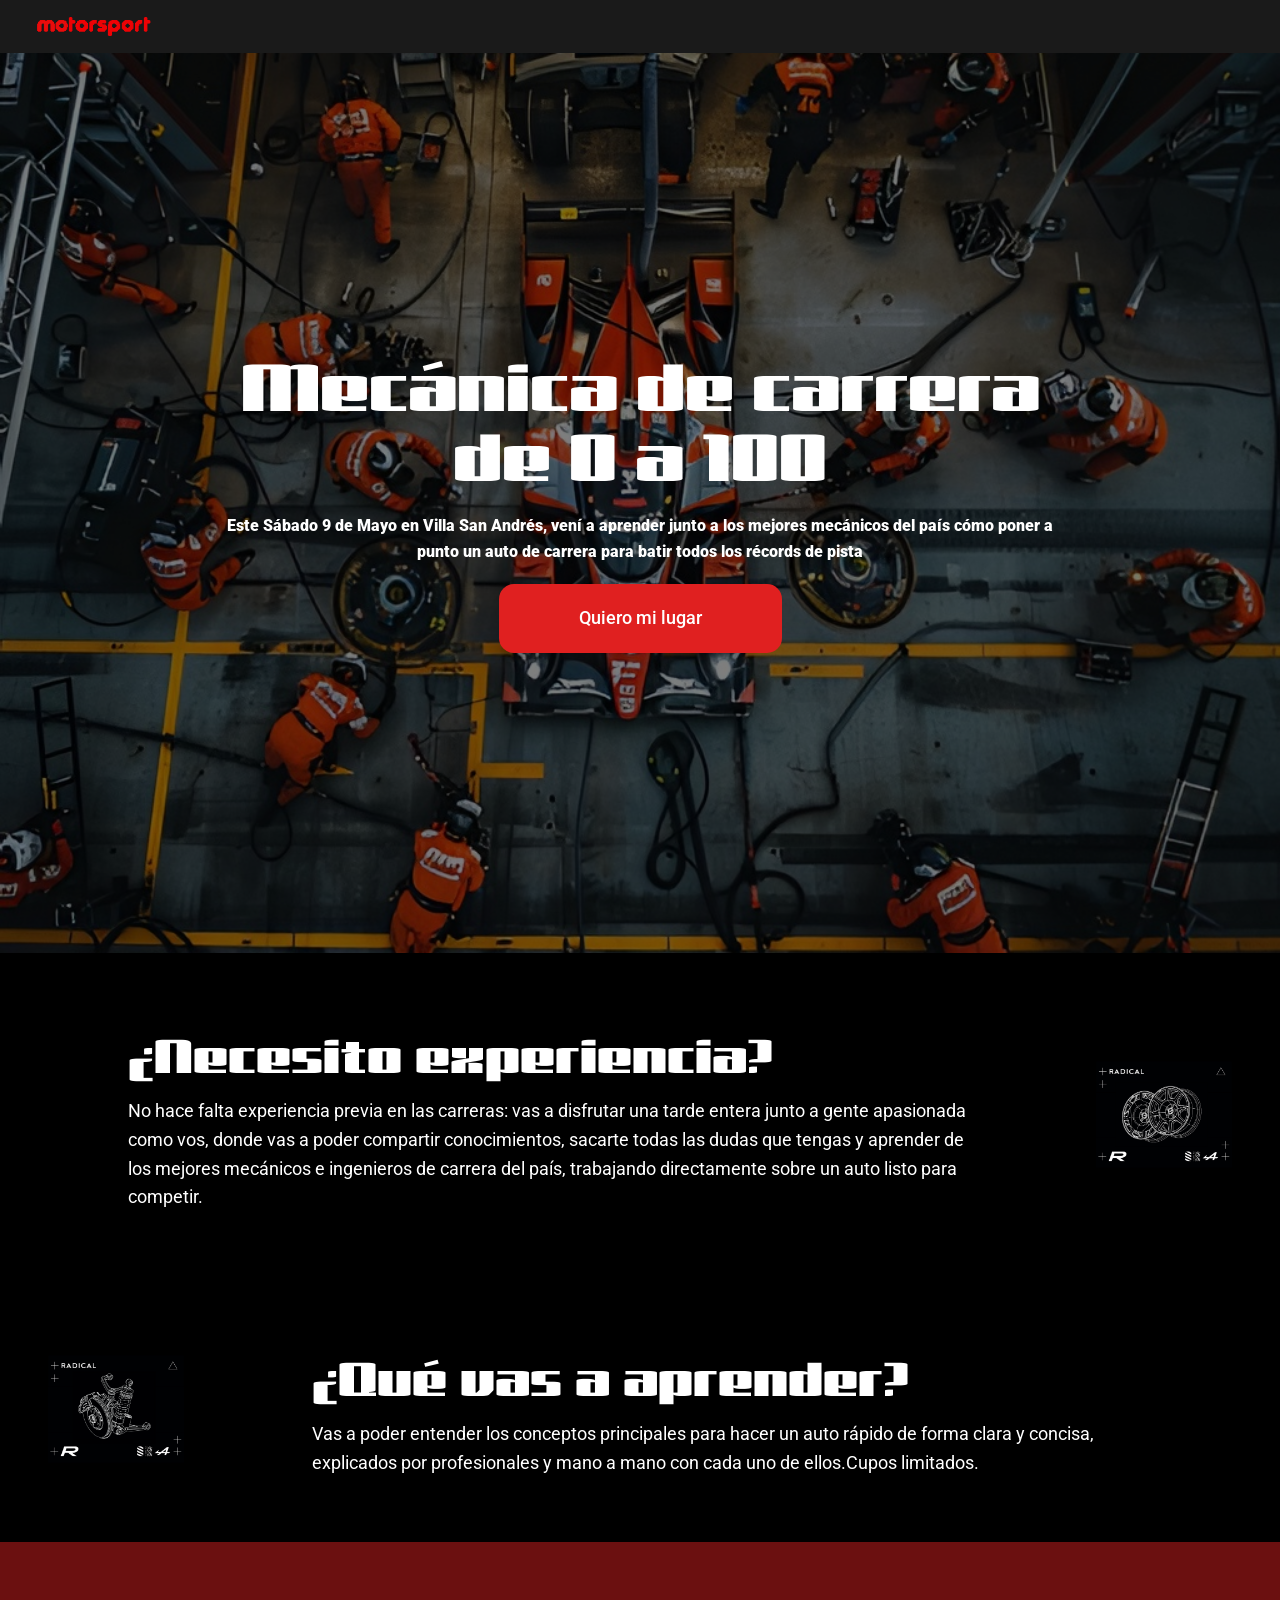
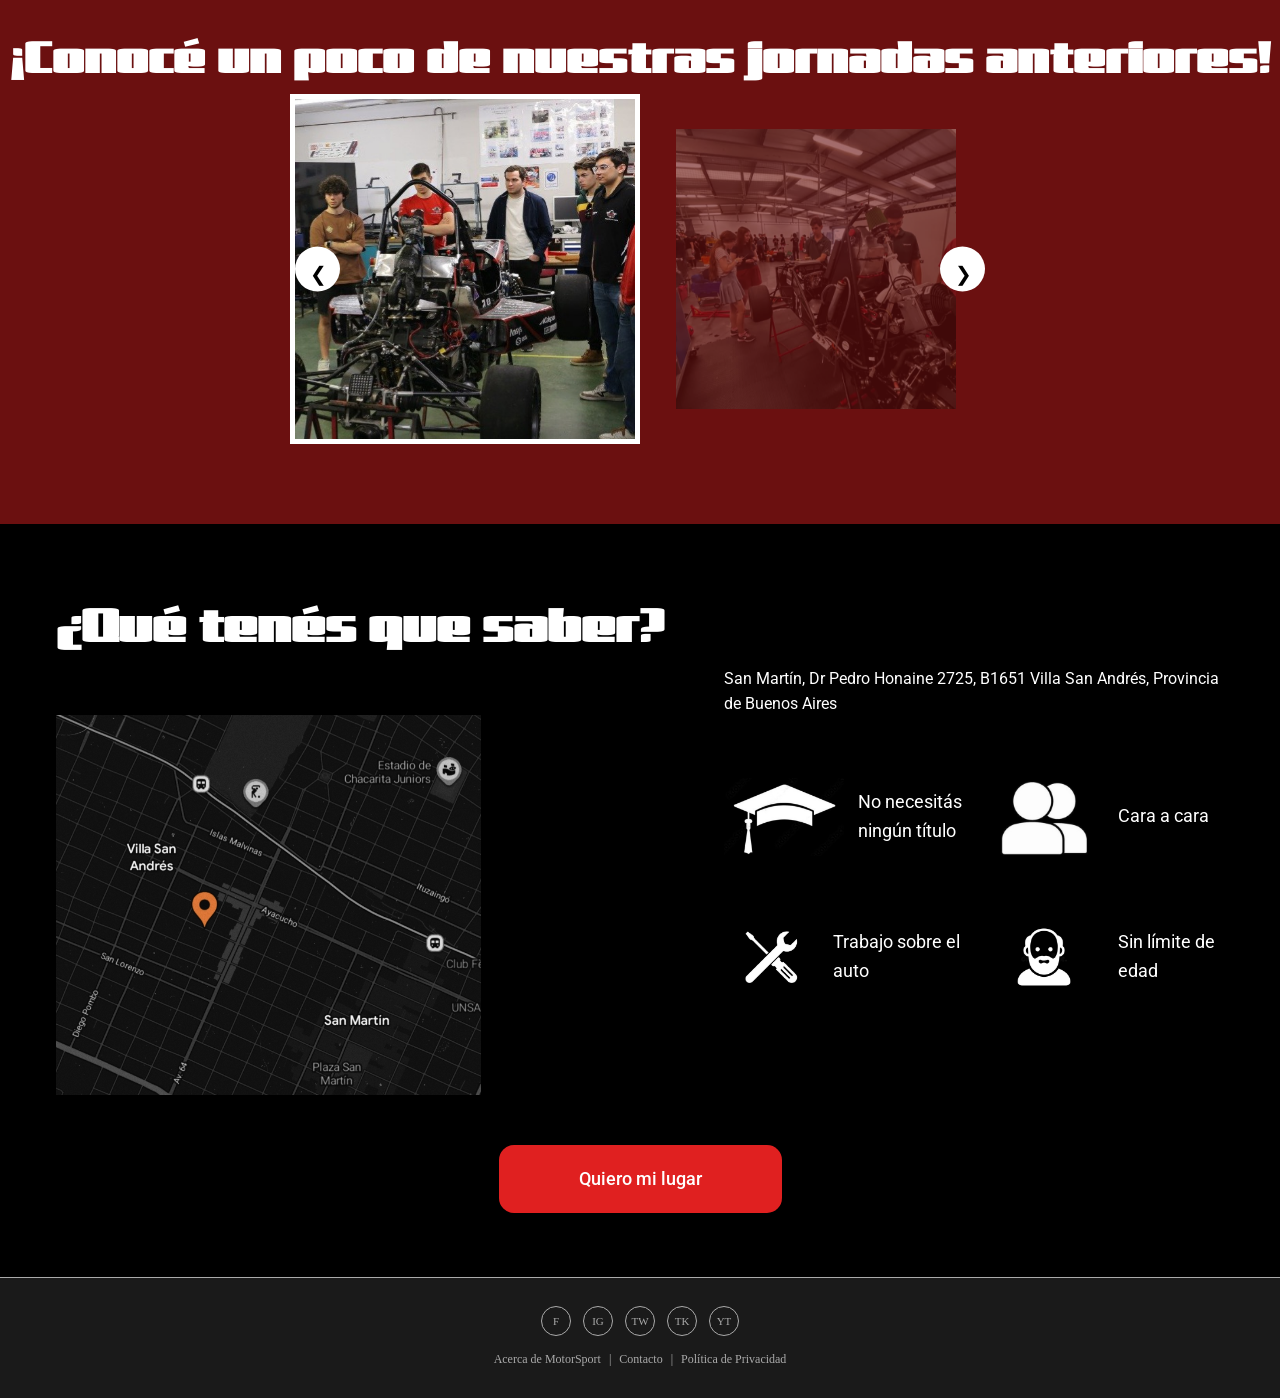
<file: index.html>
<!DOCTYPE html>
<html lang="es">

<head>
  <meta charset="UTF-8">
  <meta name="viewport" content="width=device-width, initial-scale=1.0">
  <title>Mecánica de carrera de 0 a 100</title>
  <link rel="stylesheet" href="./estilos.css">
  <link rel="preconnect" href="https://fonts.googleapis.com">
  <link rel="preconnect" href="https://fonts.gstatic.com" crossorigin>
  <link href="https://fonts.googleapis.com/css2?family=Gajraj+One&display=swap" rel="stylesheet">
  <link rel="preconnect" href="https://fonts.googleapis.com">
  <link rel="preconnect" href="https://fonts.gstatic.com" crossorigin>
  <link href="https://fonts.googleapis.com/css2?family=Roboto:ital,wght@0,100..900;1,100..900&display=swap"
    rel="stylesheet">
</head>

<body>
  <header class="header">
    <img src="imagenes/logomotorsport.png" alt="Logo Motorsport">
  </header>

  <section class="hero">
    <img src="imagenes/fondohero.jpg" alt="Pit stop de carrera" class="fondohero">

    <div class="textoshero">
      <h1>Mecánica de carrera de 0 a 100</h1>
      <p>Este Sábado 9 de Mayo en Villa San Andrés, vení a aprender junto a los mejores mecánicos del país cómo poner a
        punto un auto de carrera para batir todos los récords de pista</p>
      <a href="form.html" class="cta">Quiero mi lugar</a>
    </div>
  </section>

  <section class="columnas">
    <div class="textocolumnas">
      <h1>¿Necesito experiencia?</h1>
      <p>No hace falta experiencia previa en las carreras: vas a disfrutar una tarde entera junto a gente apasionada
        como vos, donde vas a poder compartir conocimientos, sacarte todas las dudas que tengas y aprender de los
        mejores mecánicos e ingenieros de carrera del país, trabajando directamente sobre un auto listo para competir.
      </p>
    </div>
    <div class="imagenescolumnas">
      <img src="imagenes/blueprintllanta.png" alt="Llanta de carrera">
    </div>
  </section>

  <section class="columnas columnasinv">
    <div class="textocolumnas">
      <h1>¿Qué vas a aprender?</h1>
      <p>Vas a poder entender los conceptos principales para hacer un auto rápido de forma clara y concisa, explicados
        por profesionales y mano a mano con cada uno de ellos.Cupos limitados.</p>
    </div>
    <div class="imagenescolumnas">
      <img src="imagenes/blueprintsusp.png" alt="Suspensión de carrera">
    </div>
  </section>

  <section class="fondocarrusel">
    <div class="titulocarrusel">
      <h1>¡Conocé un poco de nuestras jornadas anteriores!</h1>
    </div>
    <div class="carrusel">
      <button class="anterior">&#10094;</button>
      <div class="carrusel-imagenes">
        <img src="imagenes/carrusel1.jpg" class="slide activa">
        <img src="imagenes/carrusel2.png" class="slide">
        <img src="imagenes/carrusel3.jpeg" class="slide">
        <img src="imagenes/carrusel4.jpg" class="slide">
      </div>
      <button class="siguiente">&#10095;</button>
    </div>
  </section>
<section class="beneficios">

  <div class="beneficios-contenido">

    <div class="beneficios-mapa">
      <h2 class="titulo-seccion">¿Qué tenés que saber?</h2>
      <img src="imagenes/mapa.jpg" alt="Ubicación del evento">
    </div>

    <div class="beneficios-info">

      <p class="direccion">
        San Martín, Dr Pedro Honaine 2725, B1651 Villa San Andrés,
        Provincia de Buenos Aires
      </p>
      <ul class="grillabeneficios">
        <li>
          <img src="imagenes/iconotitulo.jpg">
          <span>No necesitás ningún título</span>
        </li>

        <li>
          <img src="imagenes/iconocaraacara.jpg">
          <span>Cara a cara</span>
        </li>

        <li>
          <img src="imagenes/iconotrabajo.jpg">
          <span>Trabajo sobre el auto</span>
        </li>

        <li>
          <img src="imagenes/iconoedad.jpg">
          <span>Sin límite de edad</span>
        </li>
      </ul>

    </div>

  </div>

  <a href="form.html" class="cta">Quiero mi lugar</a>

</section>

  <footer class="footer">
    <div class="redes">
      <a href="https://www.facebook.com/motorsportcom.latinoamerica">F</a>
      <a href="https://www.instagram.com/motorsport.com_lat">IG</a>
      <a href="https://x.com/Motorsport_lat">TW</a>
      <a href="https://www.tiktok.com/@motorsportcom?lang=es-419">TK</a>
      <a href="https://www.youtube.com/channel/UCWUWDdWfhga0ww7Jer7eLWw/featured?view_as=subscriber">YT</a>
    </div>
    <nav class="links">
      <a href="https://lat.motorsport.com/rss/">Acerca de MotorSport</a>
      <span>|</span>
      <a href="https://lat.motorsport.com/info/contact/">Contacto</a>
      <span>|</span>
      <a href="https://accounts.motorsportnetwork.com/legal/privacy-policy">Política de Privacidad</a>
    </nav>
  </footer>
  <script src="./script.js"></script>
</body>

</html>
</file>
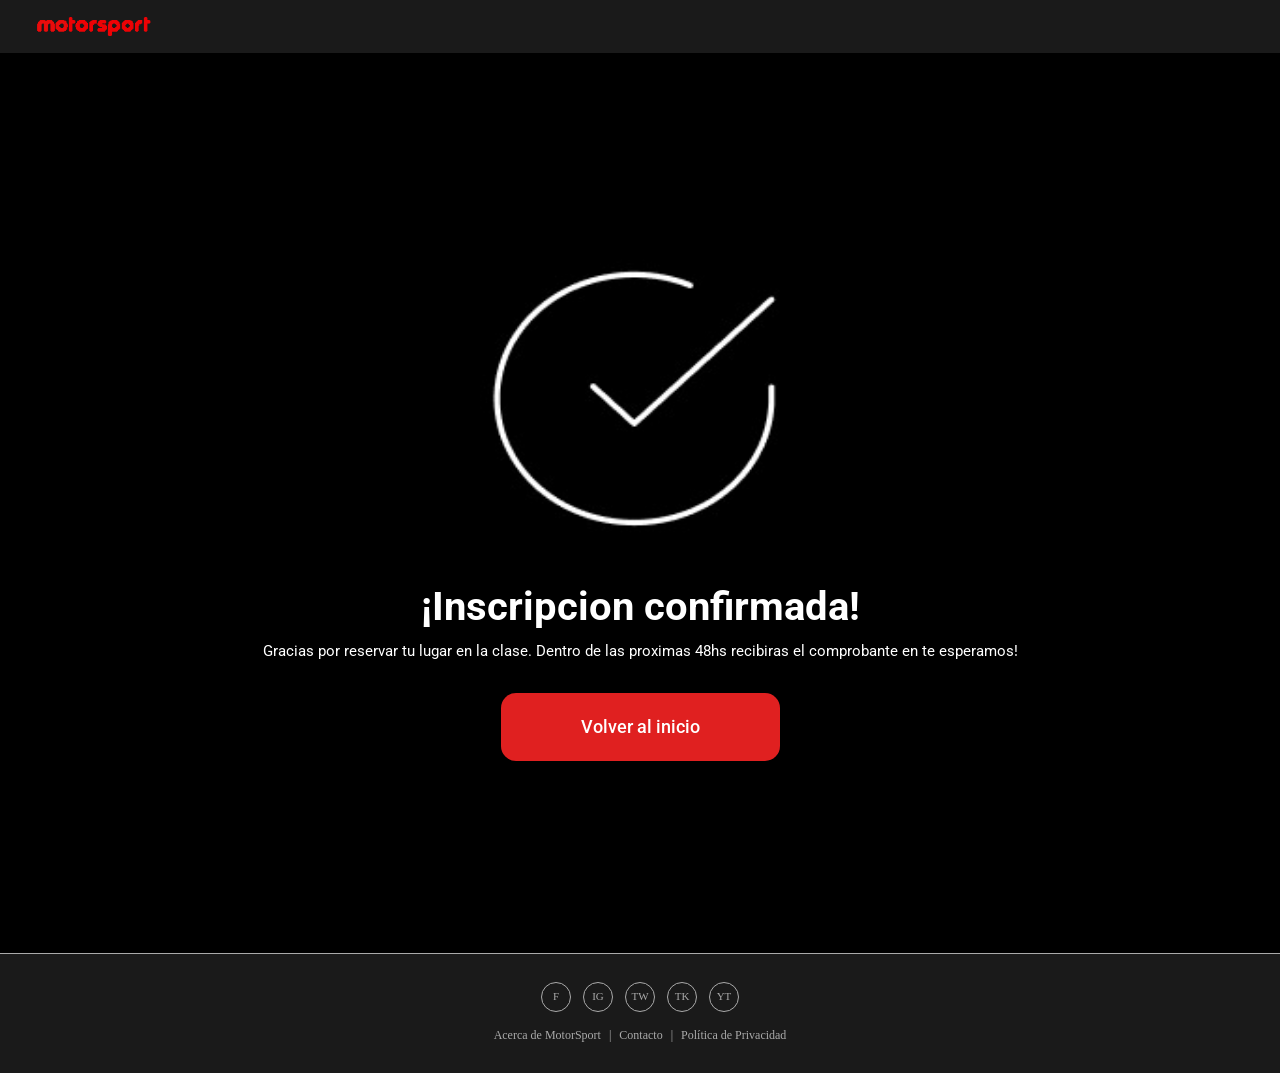
<file: feedback.html>
<!DOCTYPE html>
<html lang="en">

<head>
    <meta charset="UTF-8">
    <meta name="viewport" content="width=device-width, initial-scale=1.0">
    <title>Mecánica de carrera de 0 a 100</title>
    <link rel="stylesheet" href="./estilos.css">
    <link rel="preconnect" href="https://fonts.googleapis.com">
    <link rel="preconnect" href="https://fonts.gstatic.com" crossorigin>
    <link href="https://fonts.googleapis.com/css2?family=Gajraj+One&display=swap" rel="stylesheet">
    <link rel="preconnect" href="https://fonts.googleapis.com">
    <link rel="preconnect" href="https://fonts.gstatic.com" crossorigin>
    <link href="https://fonts.googleapis.com/css2?family=Roboto:ital,wght@0,100..900;1,100..900&display=swap"
        rel="stylesheet">
</head>

<body>
    <header class="header">
        <img src="imagenes/logomotorsport.png" alt="Logo Motorsport">
    </header>


    <section class="feedback">
        
<div>
    <img src="imagenes/check.jpeg">
</div>

<div>
    <h1>¡Inscripcion confirmada!</h1>
    <p> Gracias <span id="nombrefb">Nombre</span> por reservar tu lugar en la clase. Dentro de las proximas 48hs recibiras el comprobante en <span id="mailfb">Mail</span> te esperamos!</p>
</div>

<div>
    <a href="index.html" class="cta">Volver al inicio</a>
</div>

    </section>


  <footer class="footer">
    <div class="redes">
      <a href="https://www.facebook.com/motorsportcom.latinoamerica">F</a>
      <a href="https://www.instagram.com/motorsport.com_lat">IG</a>
      <a href="https://x.com/Motorsport_lat">TW</a>
      <a href="https://www.tiktok.com/@motorsportcom?lang=es-419">TK</a>
      <a href="https://www.youtube.com/channel/UCWUWDdWfhga0ww7Jer7eLWw/featured?view_as=subscriber">YT</a>
    </div>
    <nav class="links">
      <a href="https://lat.motorsport.com/rss/">Acerca de MotorSport</a>
      <span>|</span>
      <a href="https://lat.motorsport.com/info/contact/">Contacto</a>
      <span>|</span>
      <a href="https://accounts.motorsportnetwork.com/legal/privacy-policy">Política de Privacidad</a>
    </nav>
  </footer>
  <script src="./script.js"></script>
</body>

</html>
</file>
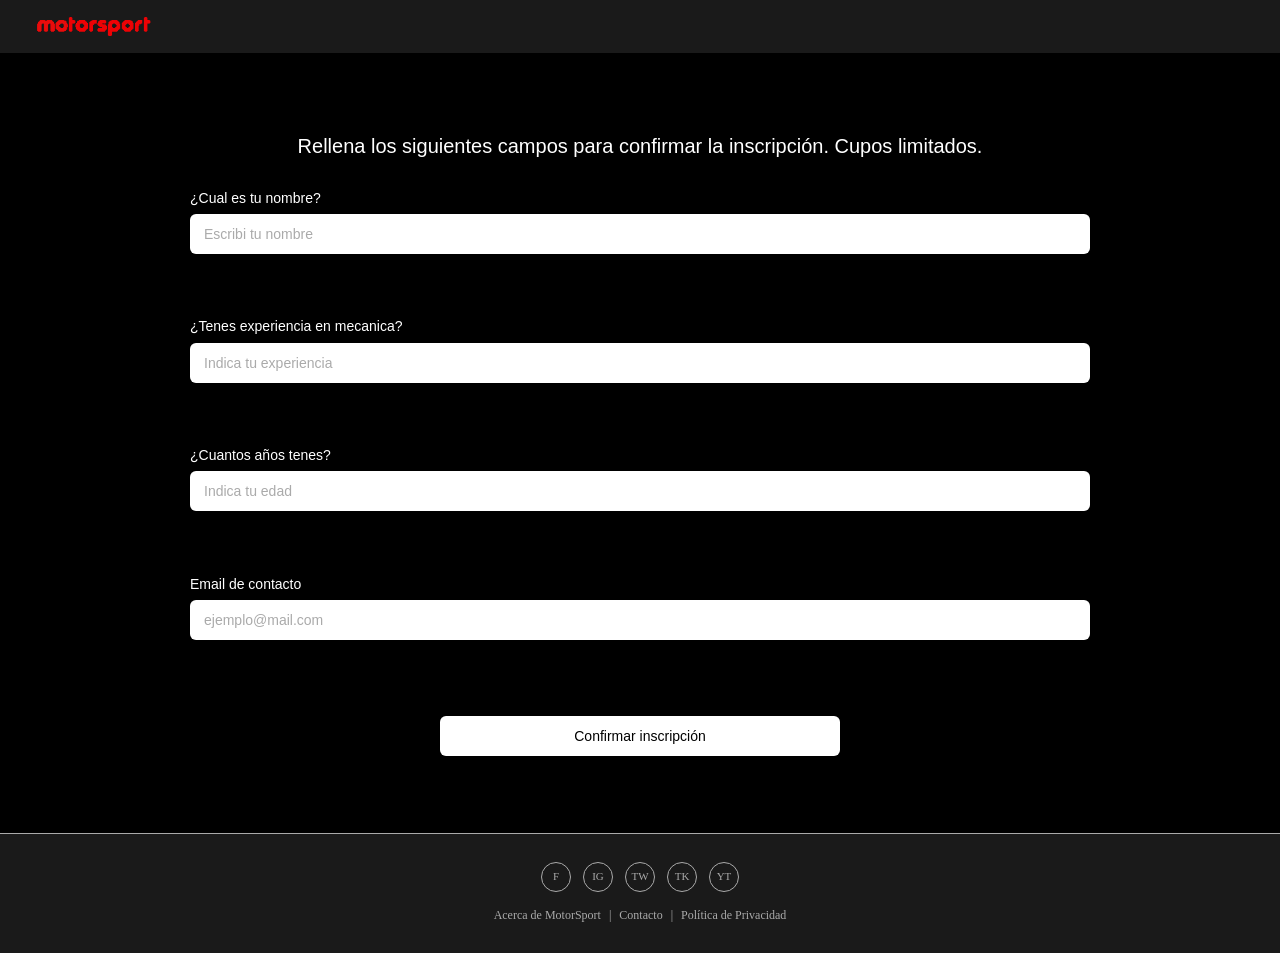
<file: form.html>
<!DOCTYPE html>
<html lang="en">

<head>
    <meta charset="UTF-8">
    <meta name="viewport" content="width=device-width, initial-scale=1.0">
    <title>Confirmá tu inscripción</title>
    <link rel="stylesheet" href="./estilos.css">
</head>

<body>
    <header class="header">
        <img src="imagenes/logomotorsport.png" alt="Logo Motorsport">
    </header>
    <section class="form">
      <div class="form-contenedor">
        <p class="form-subtitulo">Rellena los siguientes campos para confirmar la inscripción. Cupos limitados.</p>
        <form action="">
            <label for="nombre">¿Cual es tu nombre?</label>
            <input type="text" name="nombre" id="nombre" placeholder="Escribi tu nombre" required>
            <br>
            <br>
            <label for="exp">¿Tenes experiencia en mecanica?</label>
            <input type="text" name="exp" id="exp" placeholder="Indica tu experiencia">
            <br>
            <br>
            <label for="edad">¿Cuantos años tenes?</label>
            <input type="number" name="edad" id="edad" placeholder="Indica tu edad" required>
            <br>
            <br>
            <label for="mail">Email de contacto</label>
            <input type="email" name="mail" id="mail" placeholder="ejemplo@mail.com"required>
            <br>
            <br>
            <input type="submit" class="boton" id="enviar" value="Confirmar inscripción" href="feedback.html"></input>
        </form>
        </div>
    </section>


  <footer class="footer">
    <div class="redes">
      <a href="https://www.facebook.com/motorsportcom.latinoamerica">F</a>
      <a href="https://www.instagram.com/motorsport.com_lat">IG</a>
      <a href="https://x.com/Motorsport_lat">TW</a>
      <a href="https://www.tiktok.com/@motorsportcom?lang=es-419">TK</a>
      <a href="https://www.youtube.com/channel/UCWUWDdWfhga0ww7Jer7eLWw/featured?view_as=subscriber">YT</a>
    </div>
    <nav class="links">
      <a href="https://lat.motorsport.com/rss/">Acerca de MotorSport</a>
      <span>|</span>
      <a href="https://lat.motorsport.com/info/contact/">Contacto</a>
      <span>|</span>
      <a href="https://accounts.motorsportnetwork.com/legal/privacy-policy">Política de Privacidad</a>
    </nav>
  </footer>
  <script src="./script.js"></script>
</body>

</html>
</file>
<file: estilos.css>
:root {
  --negro: #000000;
  --negro-suave: #1a1a1a;
  --rojo: #e02020;
  --rojo-oscuro: #6b1010;
  --rojo-hover: #c01818;
  --blanco: #ffffff;
  --gris: #aaaaaa;
}

* {
  margin: 0;
  padding: 0;
  box-sizing: border-box;
}

body {
  background-color: var(--negro);
  color: var(--blanco);
  font-size: 16px;
  line-height: 1.6;
}

img {
  max-width: 100%;
  display: block;
}

a {
  text-decoration: none;
  color: inherit;
}

ul {
  list-style: none;
}

.gajraj-one-regular {
  font-family: "Gajraj One", sans-serif;
  font-weight: 400;
  font-style: normal;
}

.header {
  background-color: var(--negro-suave);
  padding: 14px 32px;
}

.header img {
  height: 25px;
}


.cta {
  font-family: "Roboto", sans-serif;
  display: inline-block;
  padding: 20px 80px;
  font-size: 18px;
  font-weight: 500;
  border-radius: 15px;
  cursor: pointer;
  border: none;
  background-color: var(--rojo);
  color: var(--blanco);
  align-self: center;
  width: auto;
}

.cta:hover {
  background-color: var(--rojo-hover);
}


.hero {
  position: relative;
  display: flex;
  align-items: stretch;
  min-height: 100vh;
  overflow: hidden;
}

.hero::before {
  content: "";
  position: absolute;
  inset: 0;
  background: rgba(0, 0, 0, 0.5);
  z-index: 1;
}



.fondohero {
  position: absolute;
  width: 100%;
  height: 100%;
  object-fit: cover;
  object-position: center;
  z-index: 0;
}

.textoshero {
  text-align: center;
  align-items: center;
  position: relative;
  z-index: 1;
  width: 100%;
  padding: 48px 40px;
  display: flex;
  flex-direction: column;
  justify-content: center;
  gap: 20px;
}

.textoshero h1 {
  font-family: "Gajraj One", sans-serif;
  font-size: 70px;
  align-items: center;
  font-weight: 400;
  line-height: 1;
  max-width: 870px;
}

.textoshero p {
  font-family: "Roboto", sans-serif;
  font-size: 16px;
  align-items: center;
  justify-content: center;
  color: var(--blanco);
  max-width: 826px;
  font-weight: 900;
}

.columnas {
  display: flex;
  align-items: center;
  justify-content: space-between;
  gap: 48px;
  padding: 64px 48px;
  margin: 0 auto;
}


.columnas.columnasinv {
  display: flex;
  flex-direction: row-reverse;
}

.textocolumnas p {
  font-family: "Roboto", sans-serif;
  flex: 1;
  color: var(--blanco);
  font-size: 18px;
  max-width: 1000px;
  padding-left: 80px;
  padding-right: 80px;
}

.textocolumnas h1 {
  font-family: "Gajraj One", sans-serif;
  flex: 1;
  color: var(--blanco);
  font-size: 50px;
  font-weight: 400;
  max-width: 1000px;
  padding-left: 80px;
  padding-right: 80px;

}

.imagenescolumnas {
  flex: 1;
  display: flex;
  justify-content: center;
  padding-left: 0px;
  padding-right: 0px;
}

.imagenescolumnas img {
  width: 100%;
  max-width: 475px;
  max-height: 375px;
}

.carrusel {
  position: relative;
  width: 90%;
  max-width: 700px;
  margin: 0 auto;
  overflow: hidden;
}

.fondocarrusel {
  background-color: var(--rojo-oscuro);
  padding: 80px 0;
}

.titulocarrusel {
  font-family: "Gajraj One", sans-serif;
  text-align: center;
  align-items: center;
  font-size: 30px;
  z-index: 1;
}

.carrusel-imagenes {
  display: flex;
  align-items: center;
  gap: 1px;
  transition: transform 0.5s ease;
}

.carrusel-imagenes img {
  width: 50%;
  height: 50%;
  object-fit: cover;
  flex-shrink: 5;
  display: block;
}

.slide {
  object-fit: cover;
  opacity: 0.4;
  transform: scale(0.8);
  transition: 0.4s;
}

.slide.activa {
  opacity: 1;
  transform: scale(1);
  border: 5px solid var(--blanco);
}

button {
  position: absolute;
  top: 50%;
  transform: translateY(-50%);
  background: var(--negro);
  color: var(--blanco);
  border: none;
  padding: 15px;
  cursor: pointer;
  z-index: 10;
}

.anterior,
.siguiente {
  position: absolute;
  top: 50%;
  transform: translateY(-50%);
  background: var(--blanco);
  color: var(--negro);
  border-radius: 50%;
  width: 45px;
  height: 45px;
  font-size: 20px;
  cursor: pointer;
}

.anterior {
  left: 5px;
}

.siguiente {
  right: 5px;
}


.beneficios {
  flex-direction: column;
  align-items: center;
  padding: 64px 48px;
  gap: 50px;
}


.beneficios .cta {
  display: block;
  width: fit-content;
  margin: 0 auto;
}

.grillabeneficios {
  font-family: "Roboto", sans-serif;
  display: grid;
  grid-template-columns: repeat(2, 1fr);
  gap: 20px;
  padding-left: 0px;
}

.grillabeneficios li {
  display: flex;
  align-items: center;
  gap: 14px;
  font-size: 18px;
  font-weight: 400;
  color: var(--blanco);
}

.grillabeneficios li img {
  width: 120px;
  height: 120px;
  object-fit: contain;
}

.titulo-seccion {
  font-family: "Gajraj One", sans-serif;
  font-size: 48px;
  text-align: center;
  margin-bottom: 50px;
}

.beneficios-contenido {
  display: flex;
  align-items: center;
  justify-content: center;
  gap: 60px;
  margin-bottom: 50px;
}

.beneficios-mapa img {
  max-width: 100%;
  height: 380px;
}

.beneficios-info {
  display: flex;
  flex-direction: column;
  max-width: 500px;
}

.direccion {
  font-family: "Roboto", sans-serif;
  margin-bottom: 40px;
  color: var(--blanco);
}


.footer {
  background-color: var(--negro-suave);
  padding: 28px 32px;
  text-align: center;
  border-top: 1px solid var(--gris);
}


.redes {
  display: flex;
  justify-content: center;
  gap: 12px;
  margin-bottom: 14px;
}

.redes a {
  display: inline-flex;
  align-items: center;
  justify-content: center;
  width: 30px;
  height: 30px;
  border: 1px solid var(--gris);
  border-radius: 50%;
  font-size: 11px;
  color: var(--gris);
}

.redes a:hover {
  border-color: var(--blanco);
  color: var(--blanco);
}

.links {
  display: flex;
  justify-content: center;
  gap: 8px;
  font-size: 12px;
  color: var(--gris);
}

.links a {
  color: var(--gris);
}

.links a:hover {
  color: var(--blanco);
}

.form {
  display: flex;
  justify-content: center;
  align-items: center;
  min-height: calc(100vh - 120px);
}

.form-contenedor {
  width: 100%;
  max-width: 900px;

  display: flex;
  flex-direction: column;
  align-items: center;
  gap: 25px;
}

.form-subtitulo {
  text-align: center;
  font-family: "Roboto", sans-serif;
  font-size: 20px;
  max-width: 700px;
}

.form form {
  width: 100%;
  max-width: 900px;

  display: flex;
  flex-direction: column;
  gap: 5px;
}

.form label {
  font-family: "Roboto", sans-serif;
  font-size: 14px;
  color: var(--blanco);
}

.form input {
  width: 100%;
  padding: 12px 14px;

  background-color: var(--blanco);
  border: none;
  border-radius: 6px;

  font-size: 14px;
  color: var(--negro);
}

.form input::placeholder {
  color: var(--gris);
}

.form .boton {
  margin-top: 15px;
  align-self: center;
  max-width: 400px;
}


.feedback {
  display: flex;
  flex-direction: column;
  justify-content: center;
  align-items: center; 
  gap: 30px;
  min-height: 100vh;
}

.feedback p {
  font-family: "Roboto", sans-serif;
  font-size: 15px;
  text-align: center;
}

.feedback h1 {
  font-family: "Roboto", sans-serif;
  font-size: 40px;
  text-align: center;
}

.feedback img {
  width: 500px;
  height: 300px;
  margin: auto
}

.feedback a {
align-items: center;

}

@media (max-width: 768px) {

  .hero {
    flex-direction: column;
  }

  .textoshero {
       min-height: 100dvh;
    display: flex;
    flex-direction: column;
    justify-content: center; 
    align-items: center;   
    text-align: center;
    padding: 32px 24px;
  }

  .textoshero h1 {
    font-size: 28px;
  }

  .columnas,
  .columnasinv {
    flex-direction: column;
    padding: 40px 24px;
  }


  .beneficios {
    flex-direction: column;
    align-items: flex-start;
    padding: 40px 24px;
  }
}


@media (max-width: 480px) {


body{
  font-size:14px;
}

.header{
  padding:12px 16px;
}

.header img{
  height:20px;
}

.cta{
  padding:14px 28px;
  font-size:14px;
  border-radius:10px;
}

.hero{
  min-height:100vh;
}

.textoshero{
  padding:24px 18px;
  gap:16px;
}

.textoshero h1{
  font-size:32px;
  line-height:1.1;
}

.textoshero p{
  font-size:14px;
  font-weight:500;
}

.columnas,
.columnasinv{
  flex-direction:column;
  gap:24px;
  padding:40px 18px;
  text-align:center;
}

.textocolumnas h1{
  font-size:28px;
  padding:0;
}

.textocolumnas p{
  font-size:15px;
  padding:0;
}

.imagenescolumnas img{
  max-width:280px;
}


.titulocarrusel{
  font-size:20px;
  padding:0 16px;
}

.carrusel{
  width:95%;
}

.carrusel-imagenes img{
  width:100%;
}


.beneficios{
  padding:40px 18px;
}

.beneficios-contenido{
  flex-direction:column;
  gap:30px;
  text-align:center;
}

.beneficios-mapa img{
  height:auto;
}

.titulo-seccion{
  font-size:28px;
}

.grillabeneficios{
  grid-template-columns:1fr;
}

.grillabeneficios li{
  justify-content:center;
}

.grillabeneficios li img{
  width:70px;
  height:70px;
}

.form{
  padding:20px;
}

.form form{
  max-width:100%;
}

.form input{
  font-size:16px; 
}

.form .boton{
  width:100%;
}

.feedback{
  padding:20px;
  gap:20px;
}

.feedback h1{
  font-size:26px;
}

.feedback p{
  font-size:14px;
}

.feedback img{
  width:180px;
  height:auto;
}

.links{
  flex-direction:column;
  gap:6px;
}

}
</file>
